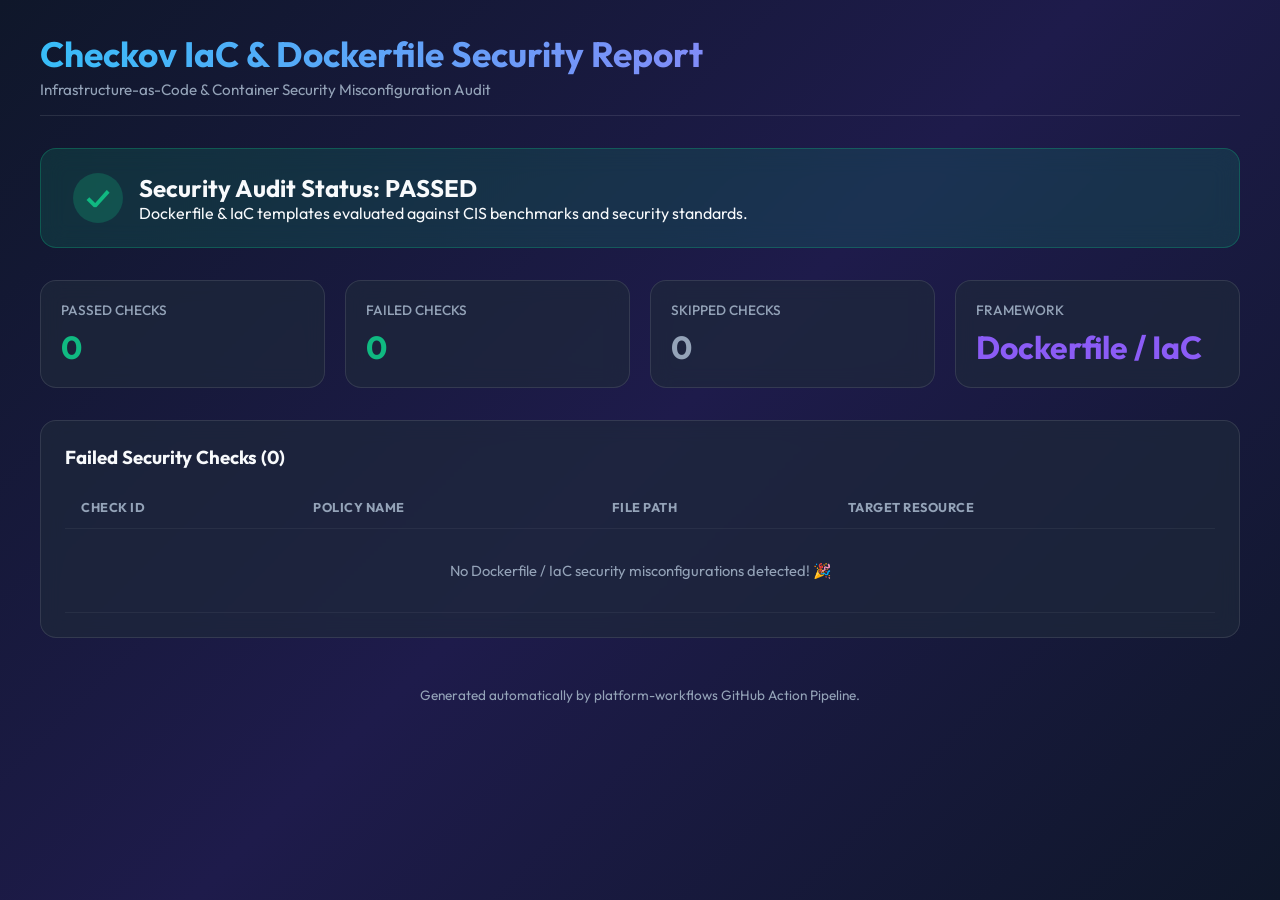
<file: checkov-report.html>
<!DOCTYPE html>
<html lang="en">
<head>
    <meta charset="UTF-8">
    <meta name="viewport" content="width=device-width, initial-scale=1.0">
    <title>Checkov IaC & Dockerfile Security Report</title>
    <link rel="preconnect" href="https://fonts.googleapis.com">
    <link rel="preconnect" href="https://fonts.gstatic.com" crossorigin>
    <link href="https://fonts.googleapis.com/css2?family=Outfit:wght@300;400;500;600;700&display=swap" rel="stylesheet">
    <style>
        :root {
            --bg-gradient: linear-gradient(135deg, #0f172a 0%, #1e1b4b 50%, #0f172a 100%);
            --card-bg: rgba(30, 41, 59, 0.7);
            --card-border: rgba(255, 255, 255, 0.1);
            --text-primary: #f8fafc;
            --text-secondary: #94a3b8;
            --accent-green: #10b981;
            --accent-red: #ef4444;
            --accent-cyan: #06b6d4;
            --accent-purple: #8b5cf6;
        }

        * { box-sizing: border-box; margin: 0; padding: 0; font-family: 'Outfit', sans-serif; }
        body { background: var(--bg-gradient); color: var(--text-primary); min-height: 100vh; padding: 2rem 1.5rem; }
        .container { max-width: 1200px; margin: 0 auto; }

        header {
            display: flex; justify-content: space-between; align-items: center;
            margin-bottom: 2rem; padding-bottom: 1rem; border-bottom: 1px solid var(--card-border);
        }
        .title-group h1 {
            font-size: 2.2rem; font-weight: 700;
            background: linear-gradient(90deg, #38bdf8, #818cf8);
            -webkit-background-clip: text; -webkit-text-fill-color: transparent;
        }
        .title-group p { color: var(--text-secondary); font-size: 0.95rem; margin-top: 0.25rem; }

        .qg-banner {
            display: flex; align-items: center; justify-content: space-between;
            padding: 1.5rem 2rem; border-radius: 16px; margin-bottom: 2rem;
            backdrop-filter: blur(12px); border: 1px solid var(--card-border);
        }
        .qg-banner.qg-passed { background: rgba(16, 185, 129, 0.15); border-color: rgba(16, 185, 129, 0.3); }
        .qg-banner.qg-failed { background: rgba(239, 68, 68, 0.15); border-color: rgba(239, 68, 68, 0.3); }

        .qg-icon-circle {
            width: 50px; height: 50px; border-radius: 50%;
            display: flex; align-items: center; justify-content: center;
            font-size: 1.8rem; font-weight: bold;
        }
        .qg-passed .qg-icon-circle { background: rgba(16, 185, 129, 0.25); color: var(--accent-green); }
        .qg-failed .qg-icon-circle { background: rgba(239, 68, 68, 0.25); color: var(--accent-red); }

        .kpi-grid { display: grid; grid-template-columns: repeat(auto-fit, minmax(200px, 1fr)); gap: 1.25rem; margin-bottom: 2rem; }
        .kpi-card { background: var(--card-bg); border: 1px solid var(--card-border); border-radius: 16px; padding: 1.25rem; backdrop-filter: blur(10px); }
        .kpi-title { color: var(--text-secondary); font-size: 0.85rem; font-weight: 500; text-transform: uppercase; }
        .kpi-value { font-size: 2rem; font-weight: 700; margin-top: 0.5rem; }

        .section-card { background: var(--card-bg); border: 1px solid var(--card-border); border-radius: 16px; padding: 1.5rem; backdrop-filter: blur(10px); }
        table { width: 100%; border-collapse: collapse; margin-top: 0.5rem; }
        th, td { padding: 0.85rem 1rem; text-align: left; border-bottom: 1px solid rgba(255, 255, 255, 0.05); font-size: 0.92rem; }
        th { color: var(--text-secondary); text-transform: uppercase; font-size: 0.8rem; letter-spacing: 0.5px; }
        .badge { display: inline-block; padding: 0.25rem 0.6rem; border-radius: 20px; font-size: 0.75rem; font-weight: 600; }
        .badge-failed { background: rgba(239, 68, 68, 0.2); color: var(--accent-red); }
        .file-path { font-family: monospace; color: #cbd5e1; }
        code { background: rgba(0, 0, 0, 0.3); padding: 0.2rem 0.4rem; border-radius: 4px; color: #38bdf8; font-family: monospace; }

        footer { text-align: center; color: var(--text-secondary); font-size: 0.85rem; margin-top: 3rem; }
    </style>
</head>
<body>
    <div class="container">
        <header>
            <div class="title-group">
                <h1>Checkov IaC & Dockerfile Security Report</h1>
                <p>Infrastructure-as-Code & Container Security Misconfiguration Audit</p>
            </div>
        </header>

        <div class="qg-banner qg-passed">
            <div style="display: flex; align-items: center; gap: 1rem;">
                <div class="qg-icon-circle">✓</div>
                <div>
                    <h2>Security Audit Status: PASSED</h2>
                    <p>Dockerfile & IaC templates evaluated against CIS benchmarks and security standards.</p>
                </div>
            </div>
        </div>

        <div class="kpi-grid">
            <div class="kpi-card">
                <div class="kpi-title">Passed Checks</div>
                <div class="kpi-value" style="color: var(--accent-green);">0</div>
            </div>
            <div class="kpi-card">
                <div class="kpi-title">Failed Checks</div>
                <div class="kpi-value" style="color: var(--accent-green);">0</div>
            </div>
            <div class="kpi-card">
                <div class="kpi-title">Skipped Checks</div>
                <div class="kpi-value" style="color: var(--text-secondary);">0</div>
            </div>
            <div class="kpi-card">
                <div class="kpi-title">Framework</div>
                <div class="kpi-value" style="color: var(--accent-purple);">Dockerfile / IaC</div>
            </div>
        </div>

        <div class="section-card">
            <h3 style="margin-bottom: 1rem;">Failed Security Checks (0)</h3>
            <table>
                <thead>
                    <tr>
                        <th>Check ID</th>
                        <th>Policy Name</th>
                        <th>File Path</th>
                        <th>Target Resource</th>
                    </tr>
                </thead>
                <tbody>
                    <tr><td colspan="4" style="text-align:center; color: #94a3b8; padding: 2rem;">No Dockerfile / IaC security misconfigurations detected! 🎉</td></tr>
                </tbody>
            </table>
        </div>

        <footer>
            Generated automatically by platform-workflows GitHub Action Pipeline.
        </footer>
    </div>
</body>
</html>
</file>
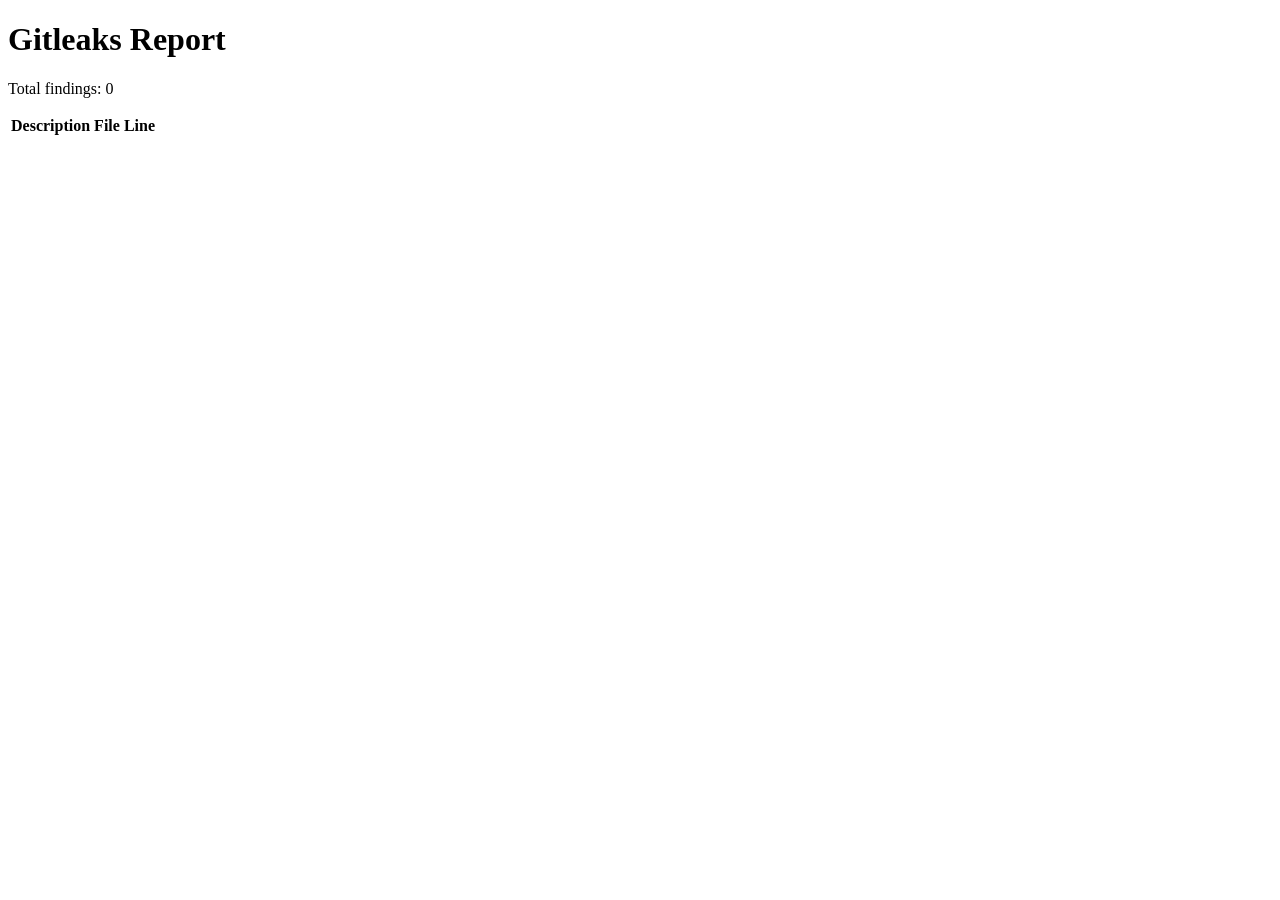
<file: gitleaks-report.html>
<!DOCTYPE html>
<html>
  <head>
    <meta charset="utf-8">
    <title>Gitleaks Report</title>
  </head>
  <body>
    <h1>Gitleaks Report</h1>
    <p>Total findings: 0</p>
    <table>
      <tr><th>Description</th><th>File</th><th>Line</th></tr>
      
    </table>
  </body>
</html>
</file>
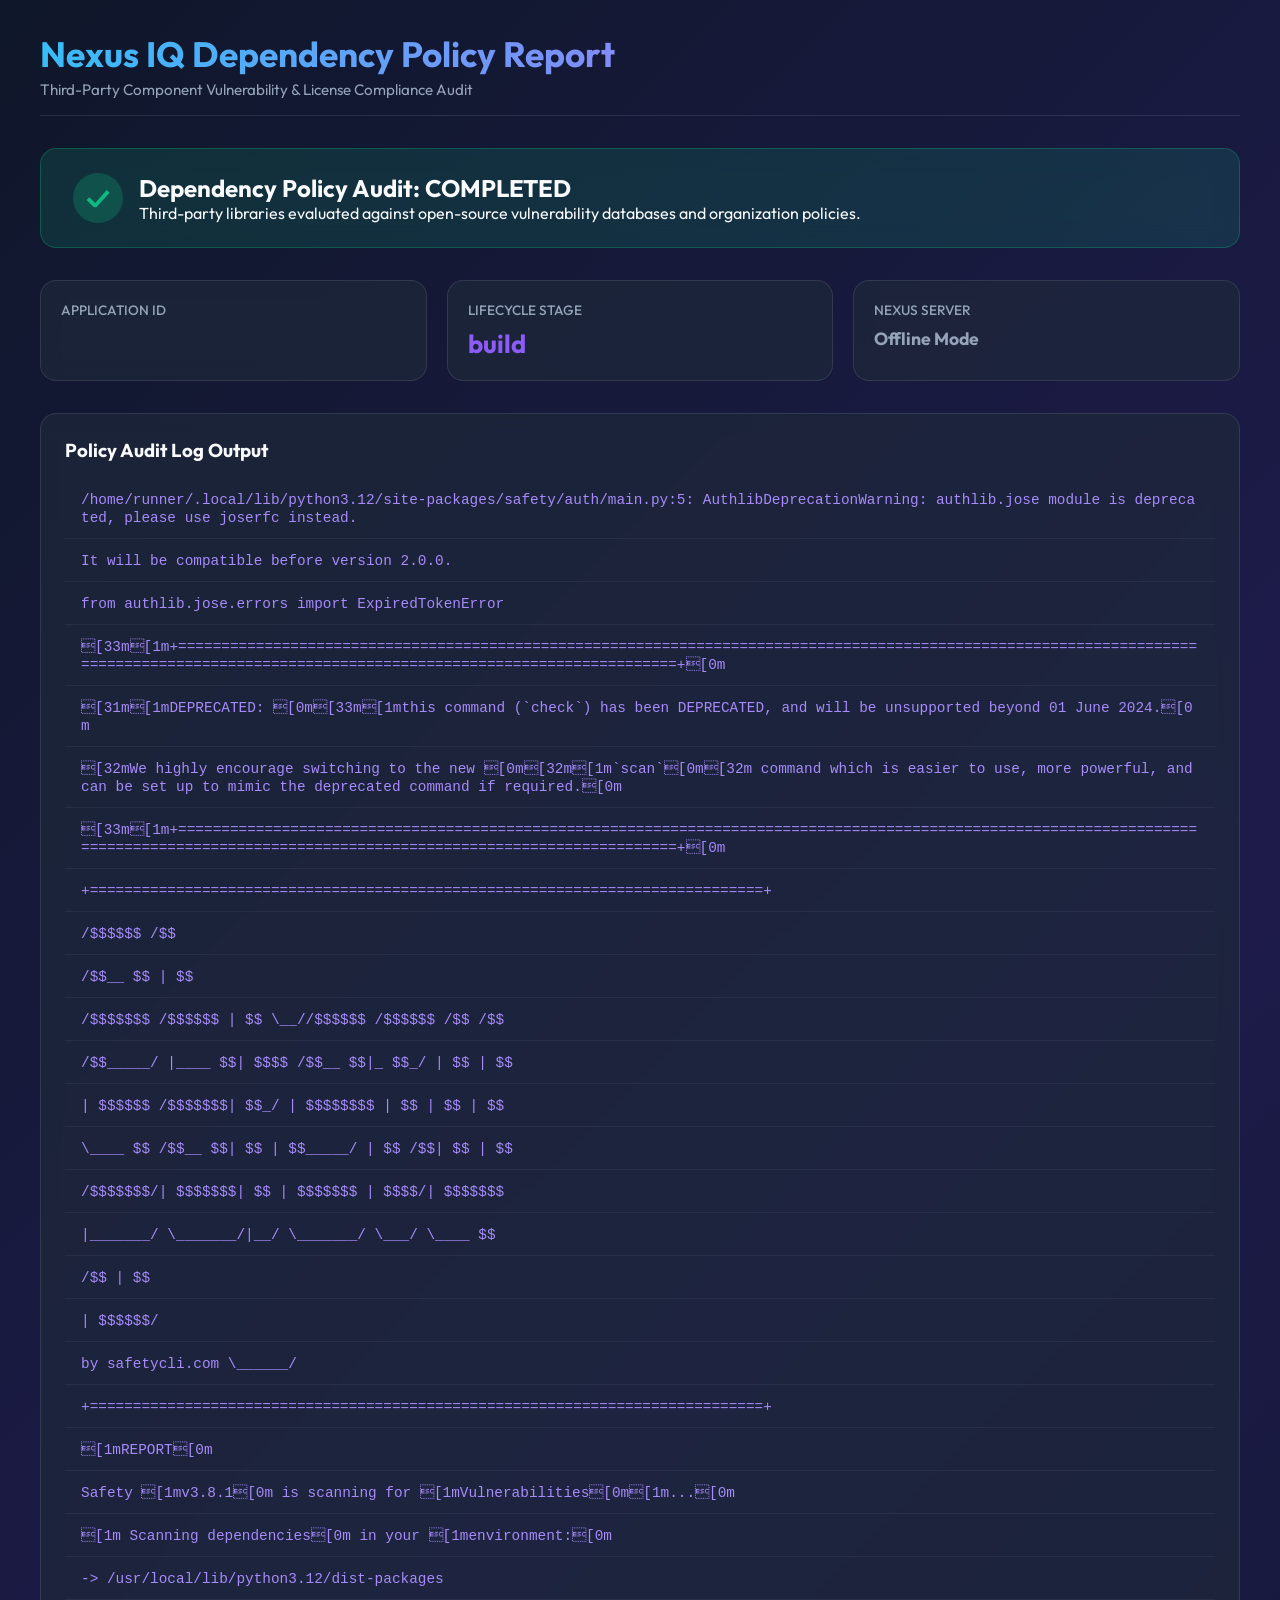
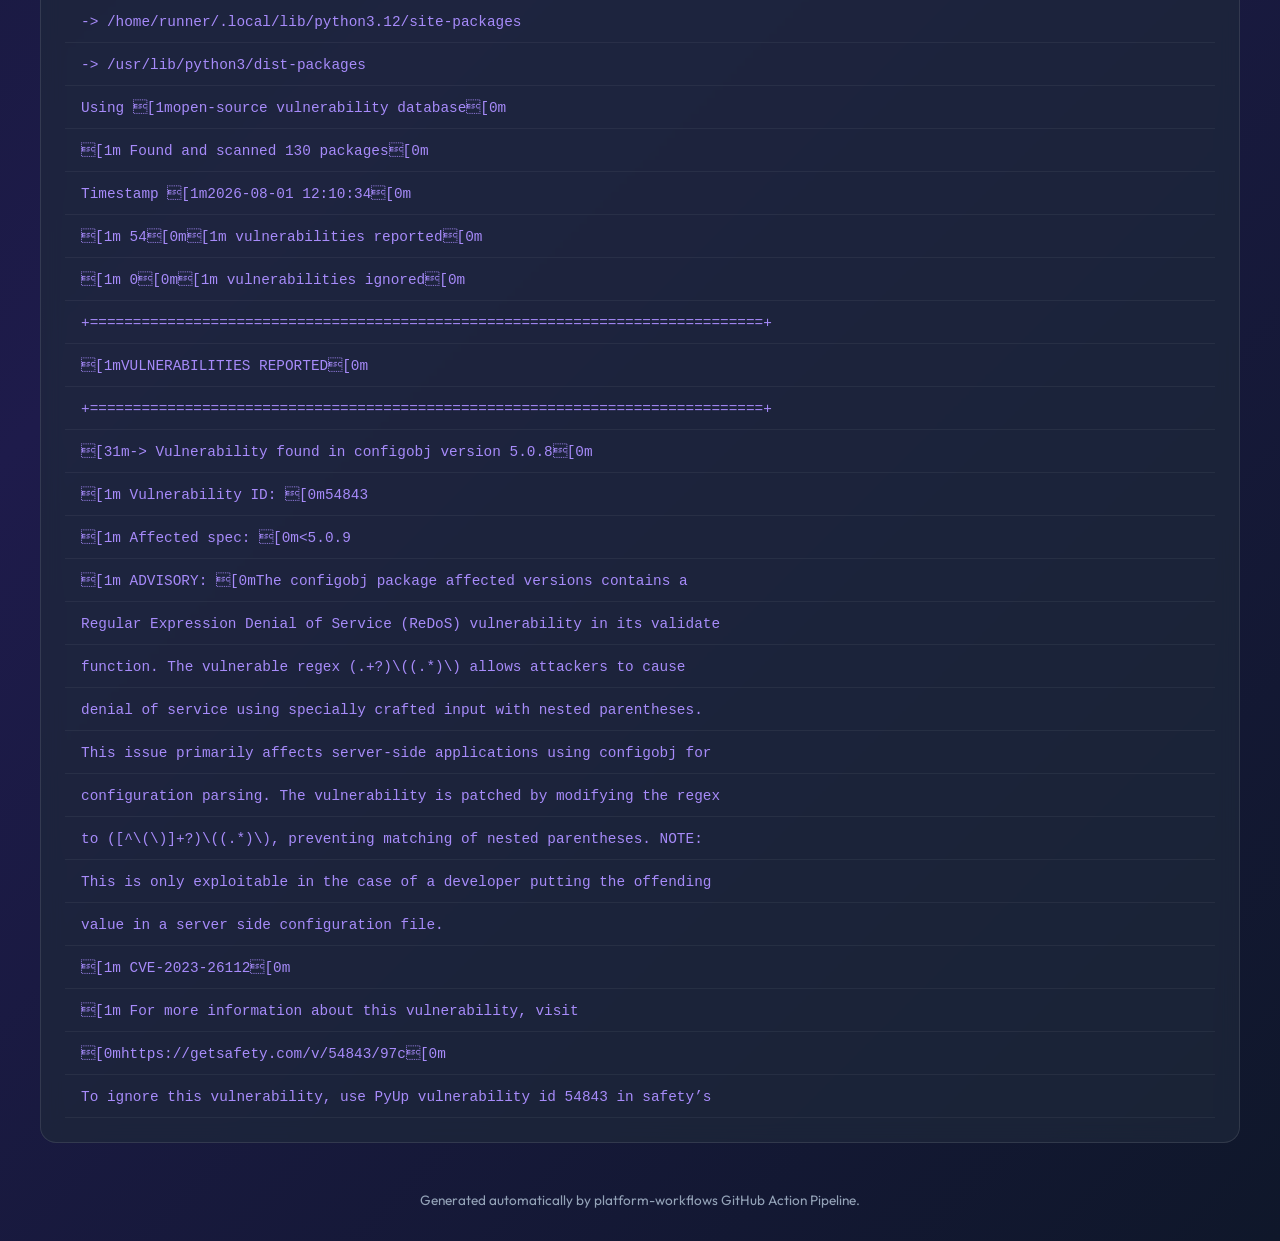
<file: nexus-report.html>
<!DOCTYPE html>
<html lang="en">
<head>
    <meta charset="UTF-8">
    <meta name="viewport" content="width=device-width, initial-scale=1.0">
    <title>Nexus IQ Dependency Audit Report</title>
    <link rel="preconnect" href="https://fonts.googleapis.com">
    <link rel="preconnect" href="https://fonts.gstatic.com" crossorigin>
    <link href="https://fonts.googleapis.com/css2?family=Outfit:wght@300;400;500;600;700&display=swap" rel="stylesheet">
    <style>
        :root {
            --bg-gradient: linear-gradient(135deg, #0f172a 0%, #1e1b4b 50%, #0f172a 100%);
            --card-bg: rgba(30, 41, 59, 0.7);
            --card-border: rgba(255, 255, 255, 0.1);
            --text-primary: #f8fafc;
            --text-secondary: #94a3b8;
            --accent-green: #10b981;
            --accent-purple: #8b5cf6;
            --accent-cyan: #06b6d4;
        }

        * { box-sizing: border-box; margin: 0; padding: 0; font-family: 'Outfit', sans-serif; }
        body { background: var(--bg-gradient); color: var(--text-primary); min-height: 100vh; padding: 2rem 1.5rem; }
        .container { max-width: 1200px; margin: 0 auto; }

        header {
            display: flex; justify-content: space-between; align-items: center;
            margin-bottom: 2rem; padding-bottom: 1rem; border-bottom: 1px solid var(--card-border);
        }
        .title-group h1 {
            font-size: 2.2rem; font-weight: 700;
            background: linear-gradient(90deg, #38bdf8, #818cf8);
            -webkit-background-clip: text; -webkit-text-fill-color: transparent;
        }
        .title-group p { color: var(--text-secondary); font-size: 0.95rem; margin-top: 0.25rem; }

        .qg-banner {
            display: flex; align-items: center; gap: 1rem;
            padding: 1.5rem 2rem; border-radius: 16px; margin-bottom: 2rem;
            backdrop-filter: blur(12px); border: 1px solid rgba(16, 185, 129, 0.3);
            background: rgba(16, 185, 129, 0.15);
        }
        .qg-icon-circle {
            width: 50px; height: 50px; border-radius: 50%;
            display: flex; align-items: center; justify-content: center;
            font-size: 1.8rem; font-weight: bold; background: rgba(16, 185, 129, 0.25); color: var(--accent-green);
        }

        .kpi-grid { display: grid; grid-template-columns: repeat(auto-fit, minmax(220px, 1fr)); gap: 1.25rem; margin-bottom: 2rem; }
        .kpi-card { background: var(--card-bg); border: 1px solid var(--card-border); border-radius: 16px; padding: 1.25rem; backdrop-filter: blur(10px); }
        .kpi-title { color: var(--text-secondary); font-size: 0.85rem; font-weight: 500; text-transform: uppercase; }
        .kpi-value { font-size: 1.6rem; font-weight: 700; margin-top: 0.5rem; word-break: break-all; }

        .section-card { background: var(--card-bg); border: 1px solid var(--card-border); border-radius: 16px; padding: 1.5rem; backdrop-filter: blur(10px); }
        table { width: 100%; border-collapse: collapse; margin-top: 0.5rem; }
        td { padding: 0.75rem 1rem; text-align: left; border-bottom: 1px solid rgba(255, 255, 255, 0.05); font-size: 0.9rem; }
        code { color: #a78bfa; font-family: monospace; word-break: break-all; }

        footer { text-align: center; color: var(--text-secondary); font-size: 0.85rem; margin-top: 3rem; }
    </style>
</head>
<body>
    <div class="container">
        <header>
            <div class="title-group">
                <h1>Nexus IQ Dependency Policy Report</h1>
                <p>Third-Party Component Vulnerability & License Compliance Audit</p>
            </div>
        </header>

        <div class="qg-banner">
            <div class="qg-icon-circle">✓</div>
            <div>
                <h2>Dependency Policy Audit: COMPLETED</h2>
                <p>Third-party libraries evaluated against open-source vulnerability databases and organization policies.</p>
            </div>
        </div>

        <div class="kpi-grid">
            <div class="kpi-card">
                <div class="kpi-title">Application ID</div>
                <div class="kpi-value" style="color: var(--accent-cyan);"></div>
            </div>
            <div class="kpi-card">
                <div class="kpi-title">Lifecycle Stage</div>
                <div class="kpi-value" style="color: var(--accent-purple);">build</div>
            </div>
            <div class="kpi-card">
                <div class="kpi-title">Nexus Server</div>
                <div class="kpi-value" style="font-size: 1.1rem; color: var(--text-secondary);">Offline Mode</div>
            </div>
        </div>

        <div class="section-card">
            <h3 style="margin-bottom: 1rem;">Policy Audit Log Output</h3>
            <table>
                <tbody>
                    <tr><td><code>/home/runner/.local/lib/python3.12/site-packages/safety/auth/main.py:5: AuthlibDeprecationWarning: authlib.jose module is deprecated, please use joserfc instead.</code></td></tr><tr><td><code>It will be compatible before version 2.0.0.</code></td></tr><tr><td><code>from authlib.jose.errors import ExpiredTokenError</code></td></tr><tr><td><code>[33m[1m+===========================================================================================================================================================================================+[0m</code></td></tr><tr><td><code>[31m[1mDEPRECATED: [0m[33m[1mthis command (`check`) has been DEPRECATED, and will be unsupported beyond 01 June 2024.[0m</code></td></tr><tr><td><code>[32mWe highly encourage switching to the new [0m[32m[1m`scan`[0m[32m command which is easier to use, more powerful, and can be set up to mimic the deprecated command if required.[0m</code></td></tr><tr><td><code>[33m[1m+===========================================================================================================================================================================================+[0m</code></td></tr><tr><td><code>+==============================================================================+</code></td></tr><tr><td><code>/$$$$$$            /$$</code></td></tr><tr><td><code>/$$__  $$          | $$</code></td></tr><tr><td><code>/$$$$$$$  /$$$$$$ | $$  \__//$$$$$$  /$$$$$$   /$$   /$$</code></td></tr><tr><td><code>/$$_____/ |____  $$| $$$$   /$$__  $$|_  $$_/  | $$  | $$</code></td></tr><tr><td><code>|  $$$$$$   /$$$$$$$| $$_/  | $$$$$$$$  | $$    | $$  | $$</code></td></tr><tr><td><code>\____  $$ /$$__  $$| $$    | $$_____/  | $$ /$$| $$  | $$</code></td></tr><tr><td><code>/$$$$$$$/|  $$$$$$$| $$    |  $$$$$$$  |  $$$$/|  $$$$$$$</code></td></tr><tr><td><code>|_______/  \_______/|__/     \_______/   \___/   \____  $$</code></td></tr><tr><td><code>/$$  | $$</code></td></tr><tr><td><code>|  $$$$$$/</code></td></tr><tr><td><code>by safetycli.com                                        \______/</code></td></tr><tr><td><code>+==============================================================================+</code></td></tr><tr><td><code>[1mREPORT[0m</code></td></tr><tr><td><code>Safety [1mv3.8.1[0m is scanning for [1mVulnerabilities[0m[1m...[0m</code></td></tr><tr><td><code>[1m  Scanning dependencies[0m in your [1menvironment:[0m</code></td></tr><tr><td><code>-&gt; /usr/local/lib/python3.12/dist-packages</code></td></tr><tr><td><code>-&gt; /home/runner/.local/lib/python3.12/site-packages</code></td></tr><tr><td><code>-&gt; /usr/lib/python3/dist-packages</code></td></tr><tr><td><code>Using [1mopen-source vulnerability database[0m</code></td></tr><tr><td><code>[1m  Found and scanned 130 packages[0m</code></td></tr><tr><td><code>Timestamp [1m2026-08-01 12:10:34[0m</code></td></tr><tr><td><code>[1m  54[0m[1m vulnerabilities reported[0m</code></td></tr><tr><td><code>[1m  0[0m[1m vulnerabilities ignored[0m</code></td></tr><tr><td><code>+==============================================================================+</code></td></tr><tr><td><code>[1mVULNERABILITIES REPORTED[0m</code></td></tr><tr><td><code>+==============================================================================+</code></td></tr><tr><td><code>[31m-&gt; Vulnerability found in configobj version 5.0.8[0m</code></td></tr><tr><td><code>[1m   Vulnerability ID: [0m54843</code></td></tr><tr><td><code>[1m   Affected spec: [0m&lt;5.0.9</code></td></tr><tr><td><code>[1m   ADVISORY: [0mThe configobj package affected versions contains a</code></td></tr><tr><td><code>Regular Expression Denial of Service (ReDoS) vulnerability in its validate</code></td></tr><tr><td><code>function. The vulnerable regex (.+?)\((.*)\) allows attackers to cause</code></td></tr><tr><td><code>denial of service using specially crafted input with nested parentheses.</code></td></tr><tr><td><code>This issue primarily affects server-side applications using configobj for</code></td></tr><tr><td><code>configuration parsing. The vulnerability is patched by modifying the regex</code></td></tr><tr><td><code>to ([^\(\)]+?)\((.*)\), preventing matching of nested parentheses. NOTE:</code></td></tr><tr><td><code>This is only exploitable in the case of a developer putting the offending</code></td></tr><tr><td><code>value in a server side configuration file.</code></td></tr><tr><td><code>[1m   CVE-2023-26112[0m</code></td></tr><tr><td><code>[1m   For more information about this vulnerability, visit</code></td></tr><tr><td><code>[0mhttps://getsafety.com/v/54843/97c[0m</code></td></tr><tr><td><code>To ignore this vulnerability, use PyUp vulnerability id 54843 in safety’s</code></td></tr>
                </tbody>
            </table>
        </div>

        <footer>
            Generated automatically by platform-workflows GitHub Action Pipeline.
        </footer>
    </div>
</body>
</html>
</file>
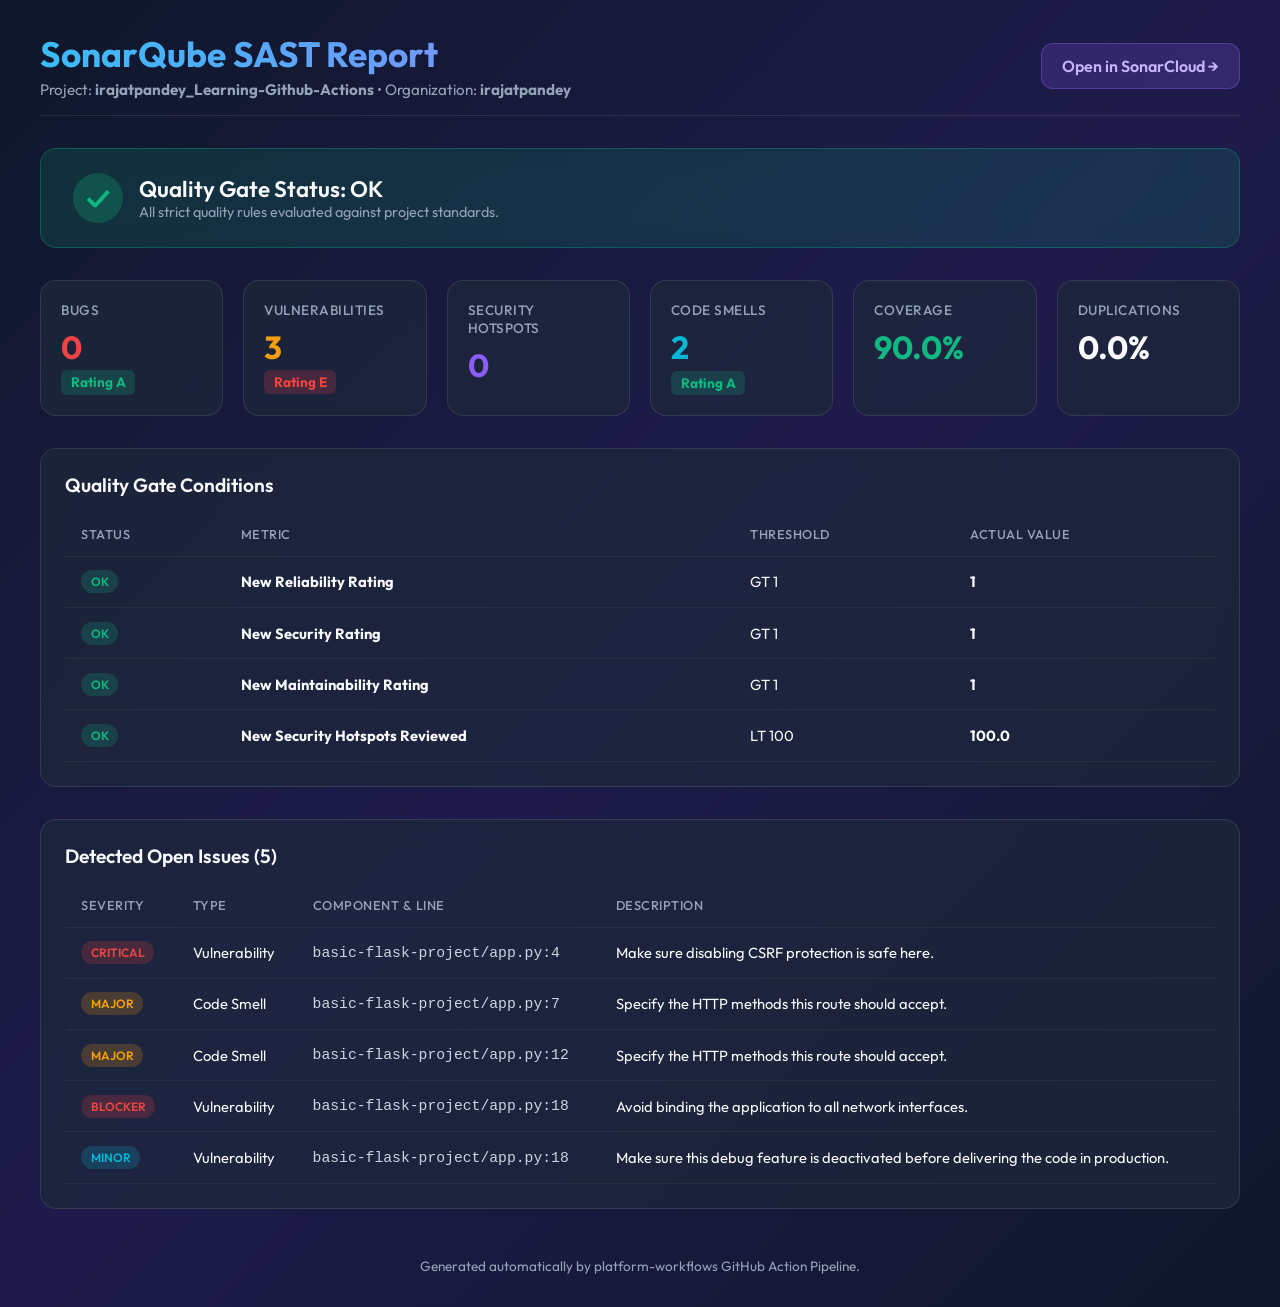
<file: sonarqube-report.html>
<!DOCTYPE html>
<html lang="en">
<head>
    <meta charset="UTF-8">
    <meta name="viewport" content="width=device-width, initial-scale=1.0">
    <title>SonarQube SAST Report - irajatpandey_Learning-Github-Actions</title>
    <link rel="preconnect" href="https://fonts.googleapis.com">
    <link rel="preconnect" href="https://fonts.gstatic.com" crossorigin>
    <link href="https://fonts.googleapis.com/css2?family=Outfit:wght@300;400;500;600;700&display=swap" rel="stylesheet">
    <style>
        :root {
            --bg-gradient: linear-gradient(135deg, #0f172a 0%, #1e1b4b 50%, #0f172a 100%);
            --card-bg: rgba(30, 41, 59, 0.7);
            --card-border: rgba(255, 255, 255, 0.1);
            --text-primary: #f8fafc;
            --text-secondary: #94a3b8;
            --accent-green: #10b981;
            --accent-red: #ef4444;
            --accent-purple: #8b5cf6;
            --accent-cyan: #06b6d4;
            --accent-orange: #f59e0b;
        }

        * {
            box-sizing: border-box;
            margin: 0;
            padding: 0;
            font-family: 'Outfit', -apple-system, BlinkMacSystemFont, sans-serif;
        }

        body {
            background: var(--bg-gradient);
            color: var(--text-primary);
            min-height: 100vh;
            padding: 2rem 1.5rem;
        }

        .container {
            max-width: 1200px;
            margin: 0 auto;
        }

        header {
            display: flex;
            justify-content: space-between;
            align-items: center;
            margin-bottom: 2rem;
            padding-bottom: 1rem;
            border-bottom: 1px solid var(--card-border);
        }

        .title-group h1 {
            font-size: 2.2rem;
            font-weight: 700;
            background: linear-gradient(90deg, #38bdf8, #818cf8);
            -webkit-background-clip: text;
            -webkit-text-fill-color: transparent;
        }

        .title-group p {
            color: var(--text-secondary);
            font-size: 0.95rem;
            margin-top: 0.25rem;
        }

        .sonar-link-btn {
            display: inline-flex;
            align-items: center;
            gap: 0.5rem;
            padding: 0.75rem 1.25rem;
            background: rgba(139, 92, 246, 0.2);
            border: 1px solid rgba(139, 92, 246, 0.4);
            color: #c4b5fd;
            text-decoration: none;
            border-radius: 12px;
            font-weight: 600;
            transition: all 0.3s ease;
        }

        .sonar-link-btn:hover {
            background: rgba(139, 92, 246, 0.4);
            transform: translateY(-2px);
            box-shadow: 0 8px 20px rgba(139, 92, 246, 0.3);
        }

        /* Quality Gate Banner */
        .qg-banner {
            display: flex;
            align-items: center;
            justify-content: space-between;
            padding: 1.5rem 2rem;
            border-radius: 16px;
            margin-bottom: 2rem;
            backdrop-filter: blur(12px);
            border: 1px solid var(--card-border);
        }

        .qg-banner.qg-passed {
            background: rgba(16, 185, 129, 0.15);
            border-color: rgba(16, 185, 129, 0.3);
        }

        .qg-banner.qg-failed {
            background: rgba(239, 68, 68, 0.15);
            border-color: rgba(239, 68, 68, 0.3);
        }

        .qg-status {
            display: flex;
            align-items: center;
            gap: 1rem;
        }

        .qg-icon-circle {
            width: 50px;
            height: 50px;
            border-radius: 50%;
            display: flex;
            align-items: center;
            justify-content: center;
            font-size: 1.8rem;
            font-weight: bold;
        }

        .qg-passed .qg-icon-circle {
            background: rgba(16, 185, 129, 0.25);
            color: var(--accent-green);
        }

        .qg-failed .qg-icon-circle {
            background: rgba(239, 68, 68, 0.25);
            color: var(--accent-red);
        }

        .qg-text h2 {
            font-size: 1.4rem;
            font-weight: 600;
        }

        .qg-text p {
            color: var(--text-secondary);
            font-size: 0.9rem;
        }

        /* KPI Cards Grid */
        .kpi-grid {
            display: grid;
            grid-template-columns: repeat(auto-fit, minmax(180px, 1fr));
            gap: 1.25rem;
            margin-bottom: 2rem;
        }

        .kpi-card {
            background: var(--card-bg);
            border: 1px solid var(--card-border);
            border-radius: 16px;
            padding: 1.25rem;
            backdrop-filter: blur(10px);
            transition: all 0.3s ease;
        }

        .kpi-card:hover {
            transform: translateY(-4px);
            border-color: rgba(255, 255, 255, 0.2);
            box-shadow: 0 10px 25px rgba(0, 0, 0, 0.4);
        }

        .kpi-title {
            color: var(--text-secondary);
            font-size: 0.85rem;
            font-weight: 500;
            text-transform: uppercase;
            letter-spacing: 0.5px;
        }

        .kpi-value {
            font-size: 2rem;
            font-weight: 700;
            margin: 0.5rem 0 0.2rem 0;
        }

        .kpi-rating {
            display: inline-block;
            padding: 0.2rem 0.6rem;
            border-radius: 6px;
            font-weight: 700;
            font-size: 0.85rem;
        }

        .rating-a { background: rgba(16, 185, 129, 0.2); color: var(--accent-green); }
        .rating-b { background: rgba(6, 182, 212, 0.2); color: var(--accent-cyan); }
        .rating-c { background: rgba(245, 158, 11, 0.2); color: var(--accent-orange); }
        .rating-d, .rating-e { background: rgba(239, 68, 68, 0.2); color: var(--accent-red); }

        /* Table Section */
        .section-card {
            background: var(--card-bg);
            border: 1px solid var(--card-border);
            border-radius: 16px;
            padding: 1.5rem;
            margin-bottom: 2rem;
            backdrop-filter: blur(10px);
        }

        .section-header {
            font-size: 1.2rem;
            font-weight: 600;
            margin-bottom: 1rem;
            display: flex;
            align-items: center;
            justify-content: space-between;
        }

        table {
            width: 100%;
            border-collapse: collapse;
            margin-top: 0.5rem;
        }

        th, td {
            padding: 0.85rem 1rem;
            text-align: left;
            border-bottom: 1px solid rgba(255, 255, 255, 0.05);
            font-size: 0.92rem;
        }

        th {
            color: var(--text-secondary);
            font-weight: 500;
            text-transform: uppercase;
            font-size: 0.8rem;
            letter-spacing: 0.5px;
        }

        tr:hover td {
            background: rgba(255, 255, 255, 0.03);
        }

        .badge {
            display: inline-block;
            padding: 0.25rem 0.6rem;
            border-radius: 20px;
            font-size: 0.75rem;
            font-weight: 600;
            text-transform: uppercase;
        }

        .badge-passed { background: rgba(16, 185, 129, 0.2); color: var(--accent-green); }
        .badge-failed { background: rgba(239, 68, 68, 0.2); color: var(--accent-red); }
        .sev-blocker, .sev-critical { background: rgba(239, 68, 68, 0.2); color: var(--accent-red); }
        .sev-major { background: rgba(245, 158, 11, 0.2); color: var(--accent-orange); }
        .sev-minor, .sev-info { background: rgba(6, 182, 212, 0.2); color: var(--accent-cyan); }

        .file-path {
            font-family: monospace;
            color: #cbd5e1;
        }

        footer {
            text-align: center;
            color: var(--text-secondary);
            font-size: 0.85rem;
            margin-top: 3rem;
        }
    </style>
</head>
<body>
    <div class="container">
        <header>
            <div class="title-group">
                <h1>SonarQube SAST Report</h1>
                <p>Project: <strong>irajatpandey_Learning-Github-Actions</strong> &bull; Organization: <strong>irajatpandey</strong></p>
            </div>
            <a href="https://sonarcloud.io/dashboard?id=irajatpandey_Learning-Github-Actions" target="_blank" class="sonar-link-btn">
                Open in SonarCloud &rarr;
            </a>
        </header>

        <!-- Quality Gate Status Banner -->
        <div class="qg-banner qg-passed">
            <div class="qg-status">
                <div class="qg-icon-circle">✓</div>
                <div class="qg-text">
                    <h2>Quality Gate Status: OK</h2>
                    <p>All strict quality rules evaluated against project standards.</p>
                </div>
            </div>
        </div>

        <!-- KPI Metrics Grid -->
        <div class="kpi-grid">
            <div class="kpi-card">
                <div class="kpi-title">Bugs</div>
                <div class="kpi-value" style="color: var(--accent-red);">0</div>
                <span class="kpi-rating rating-a">Rating A</span>
            </div>
            <div class="kpi-card">
                <div class="kpi-title">Vulnerabilities</div>
                <div class="kpi-value" style="color: var(--accent-orange);">3</div>
                <span class="kpi-rating rating-e">Rating E</span>
            </div>
            <div class="kpi-card">
                <div class="kpi-title">Security Hotspots</div>
                <div class="kpi-value" style="color: var(--accent-purple);">0</div>
            </div>
            <div class="kpi-card">
                <div class="kpi-title">Code Smells</div>
                <div class="kpi-value" style="color: var(--accent-cyan);">2</div>
                <span class="kpi-rating rating-a">Rating A</span>
            </div>
            <div class="kpi-card">
                <div class="kpi-title">Coverage</div>
                <div class="kpi-value" style="color: var(--accent-green);">90.0%</div>
            </div>
            <div class="kpi-card">
                <div class="kpi-title">Duplications</div>
                <div class="kpi-value">0.0%</div>
            </div>
        </div>

        <!-- Quality Gate Conditions -->
        <div class="section-card">
            <div class="section-header">
                <span>Quality Gate Conditions</span>
            </div>
            <table>
                <thead>
                    <tr>
                        <th>Status</th>
                        <th>Metric</th>
                        <th>Threshold</th>
                        <th>Actual Value</th>
                    </tr>
                </thead>
                <tbody>
                    
    <tr>
        <td><span class="badge badge-passed">OK</span></td>
        <td><strong>New Reliability Rating</strong></td>
        <td>GT 1</td>
        <td><strong>1</strong></td>
    </tr>
    
    <tr>
        <td><span class="badge badge-passed">OK</span></td>
        <td><strong>New Security Rating</strong></td>
        <td>GT 1</td>
        <td><strong>1</strong></td>
    </tr>
    
    <tr>
        <td><span class="badge badge-passed">OK</span></td>
        <td><strong>New Maintainability Rating</strong></td>
        <td>GT 1</td>
        <td><strong>1</strong></td>
    </tr>
    
    <tr>
        <td><span class="badge badge-passed">OK</span></td>
        <td><strong>New Security Hotspots Reviewed</strong></td>
        <td>LT 100</td>
        <td><strong>100.0</strong></td>
    </tr>
    
                </tbody>
            </table>
        </div>

        <!-- Code Issues Breakdown -->
        <div class="section-card">
            <div class="section-header">
                <span>Detected Open Issues (5)</span>
            </div>
            <table>
                <thead>
                    <tr>
                        <th>Severity</th>
                        <th>Type</th>
                        <th>Component & Line</th>
                        <th>Description</th>
                    </tr>
                </thead>
                <tbody>
                    
    <tr>
        <td><span class="badge sev-critical">CRITICAL</span></td>
        <td>Vulnerability</td>
        <td class="file-path">basic-flask-project/app.py:4</td>
        <td>Make sure disabling CSRF protection is safe here.</td>
    </tr>
    
    <tr>
        <td><span class="badge sev-major">MAJOR</span></td>
        <td>Code Smell</td>
        <td class="file-path">basic-flask-project/app.py:7</td>
        <td>Specify the HTTP methods this route should accept.</td>
    </tr>
    
    <tr>
        <td><span class="badge sev-major">MAJOR</span></td>
        <td>Code Smell</td>
        <td class="file-path">basic-flask-project/app.py:12</td>
        <td>Specify the HTTP methods this route should accept.</td>
    </tr>
    
    <tr>
        <td><span class="badge sev-blocker">BLOCKER</span></td>
        <td>Vulnerability</td>
        <td class="file-path">basic-flask-project/app.py:18</td>
        <td>Avoid binding the application to all network interfaces.</td>
    </tr>
    
    <tr>
        <td><span class="badge sev-minor">MINOR</span></td>
        <td>Vulnerability</td>
        <td class="file-path">basic-flask-project/app.py:18</td>
        <td>Make sure this debug feature is deactivated before delivering the code in production.</td>
    </tr>
    
                </tbody>
            </table>
        </div>

        <footer>
            Generated automatically by platform-workflows GitHub Action Pipeline.
        </footer>
    </div>
</body>
</html>
</file>
